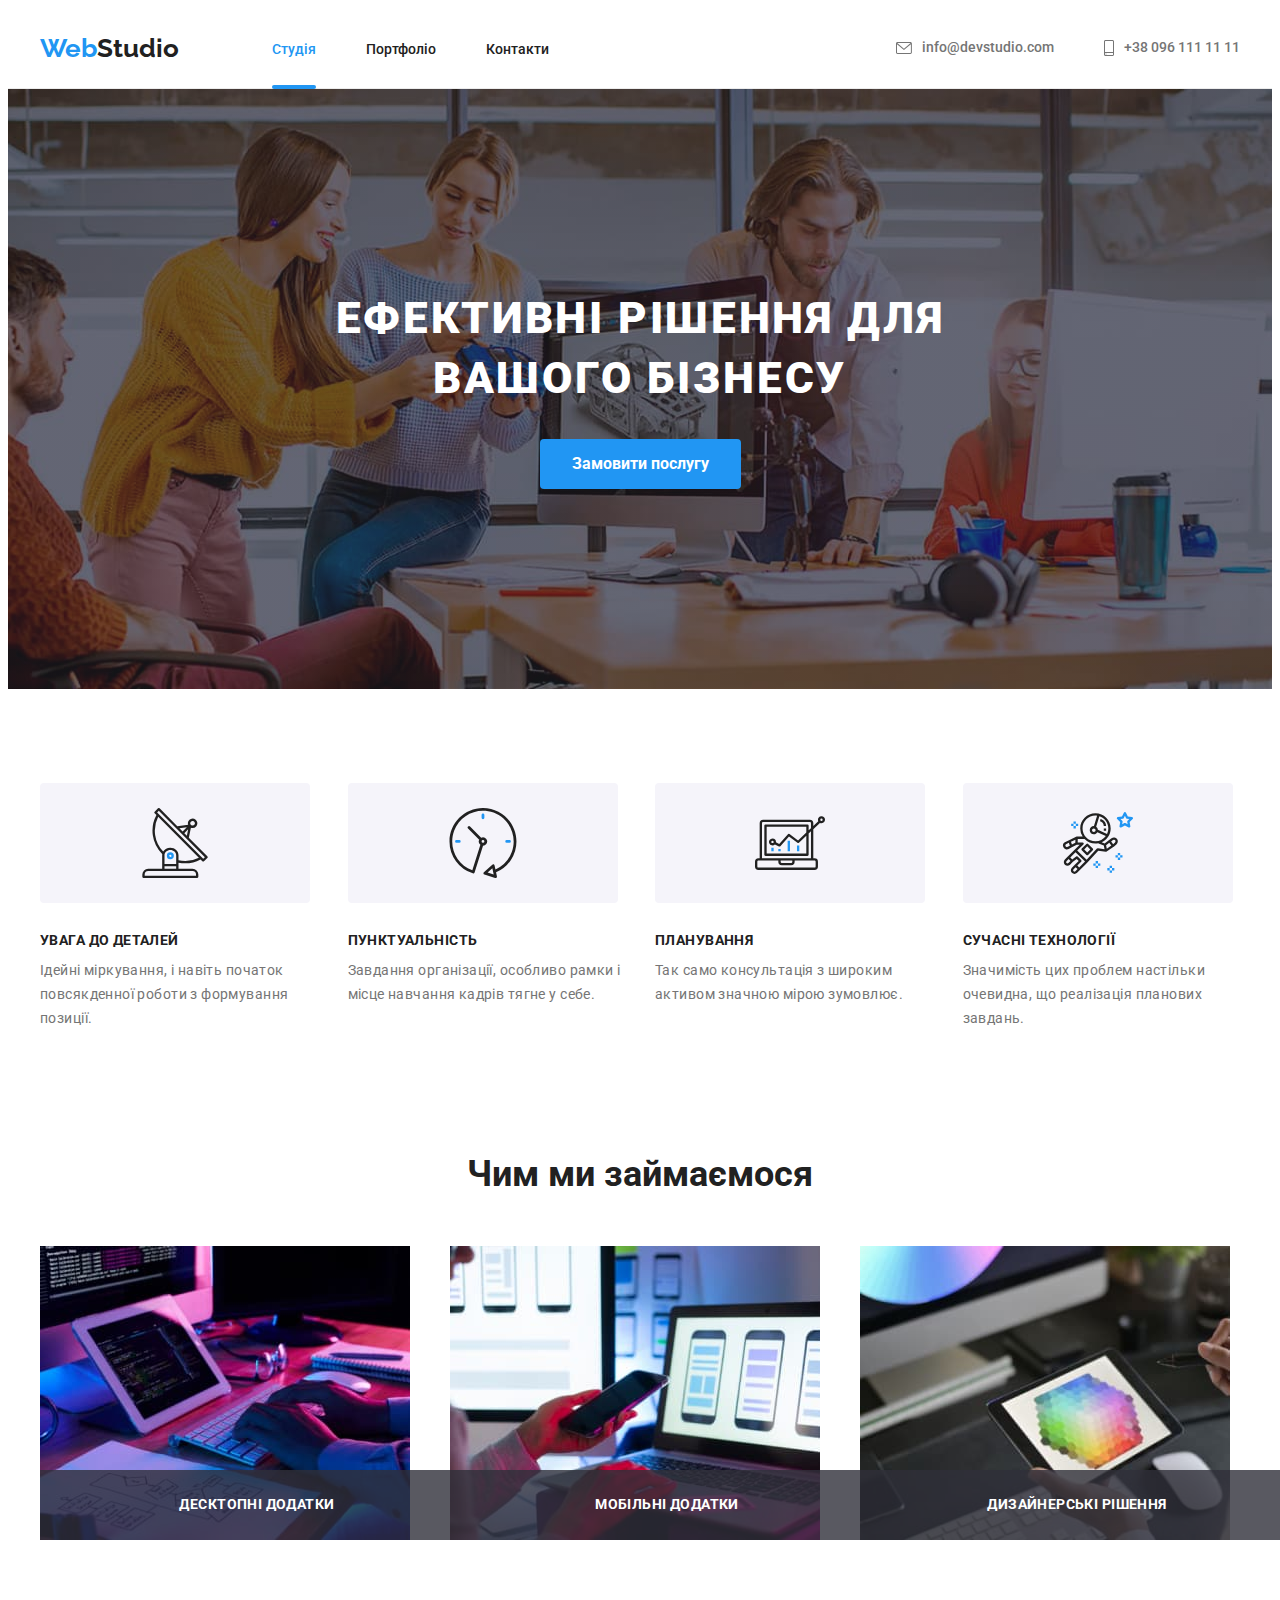
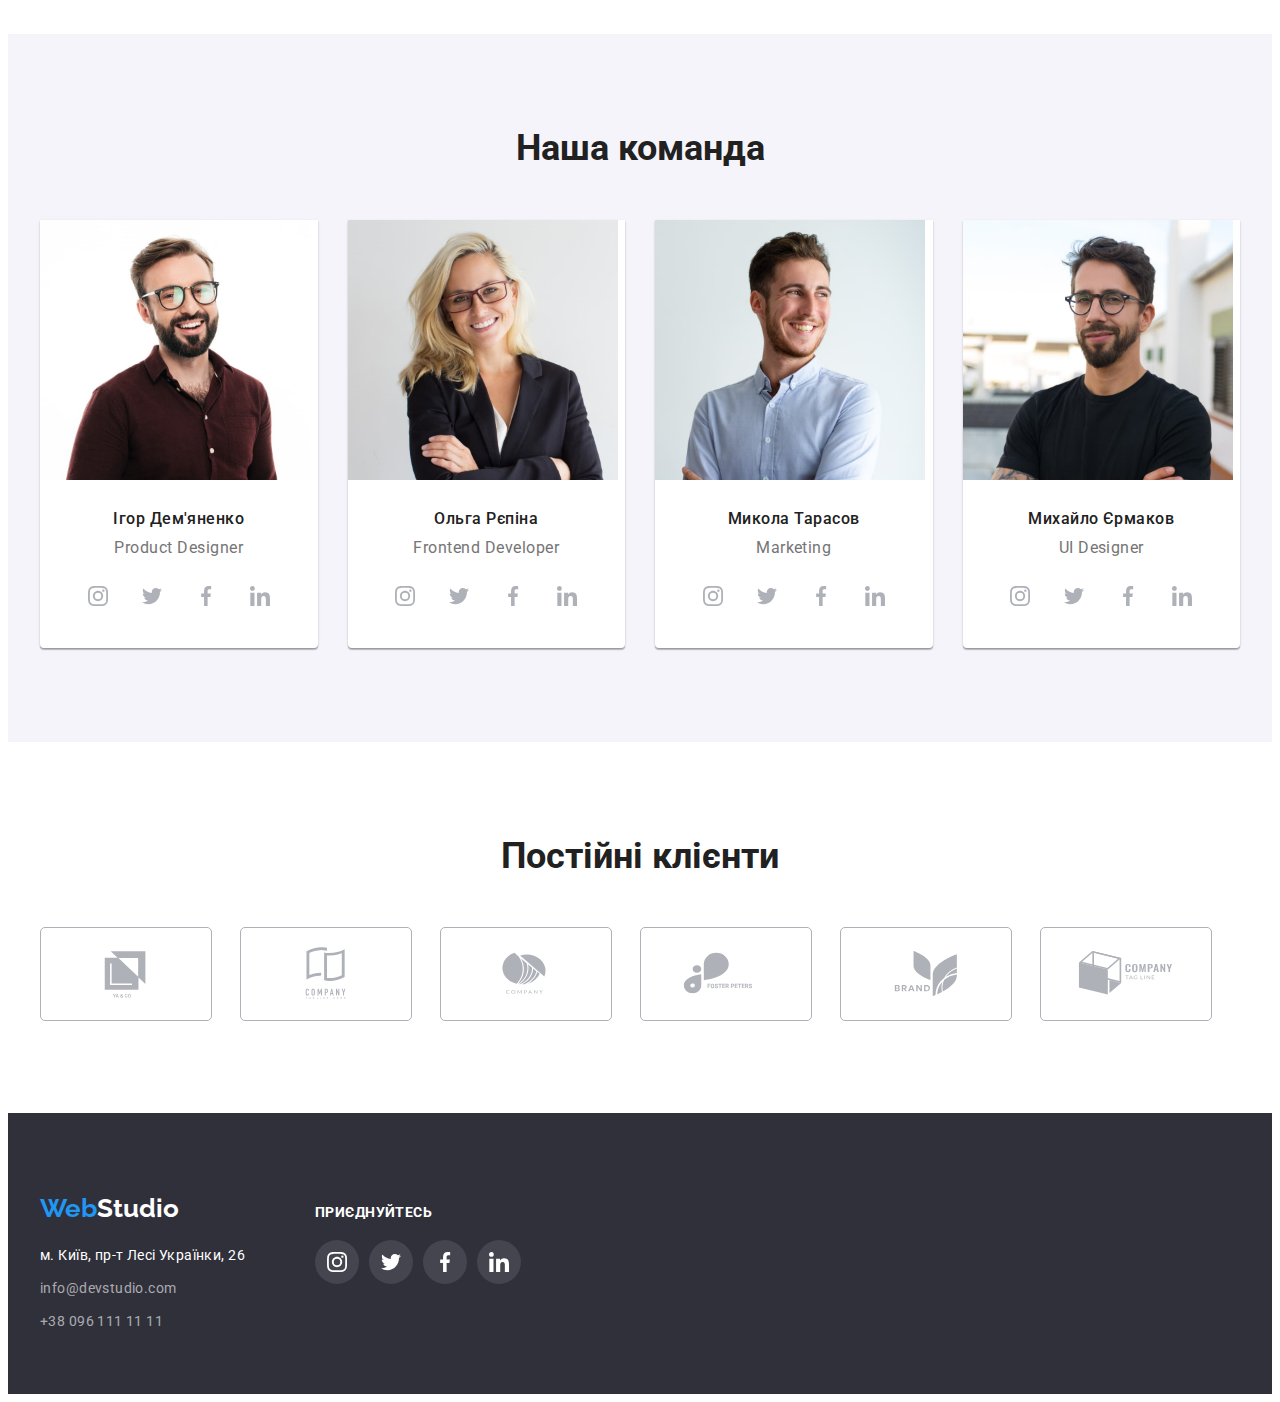
<file: index.html>
<!DOCTYPE html>
<html lang="uk">
  <head>
    <meta charset="UTF-8" />
    <meta http-equiv="X-UA-Compatible" content="IE=edge" />
    <meta name="viewport" content="width=device-width, initial-scale=1.0" />
    <title>Студія</title>
    <link rel="preconnect" href="https://fonts.googleapis.com">
    <link rel="preconnect" href="https://fonts.gstatic.com" crossorigin>
    <link href="https://fonts.googleapis.com/css2?family=Raleway:wght@700&family=Roboto:wght@400;500;700;900&display=swap" rel="stylesheet">
    <link
      rel="stylesheet"
      href="https://cdnjs.cloudflare.com/ajax/libs/modern-normalize/1.1.0/modern-normalize.min.css"
      integrity="sha512-wpPYUAdjBVSE4KJnH1VR1HeZfpl1ub8YT/NKx4PuQ5NmX2tKuGu6U/JRp5y+Y8XG2tV+wKQpNHVUX03MfMFn9Q=="
      crossorigin="anonymous"
      referrerpolicy="no-referrer"
    />
    <link rel="stylesheet" href="./css/styles.css" />
  </head>
  <body>
    <header class="header">
      <div class="container header-container">
        <nav class="header-nav">
          <a href="./index.html" class="logo link"
            >Web<span class="text-logo">Studio</span></a
          >
          <ul class="site-nav list">
            <li>
              <a href="./index.html" class="element-nav current link">Студія</a>
            </li>
            <li>
              <a href="./portfolio.html" class="element-nav link">Портфоліо</a>
            </li>
            <li><a href="" class="element-nav link">Контакти</a></li>
          </ul>
        </nav>
        <ul class="contact list">
          <li>
            <a href="mailto:info@devstudio.com" class="contact-link element-contact link"
              >
              <svg class="contact-icon" width="16" height="12">
                <use href="./images/icons.svg#icon-envelope"></use>
              </svg>
              info@devstudio.com</a
            >
          </li>
          <li>
            <a href="tel:+380961111111" class="contact-link element-contact link"
              >
              <svg class="contact-icon" width="10" height="16">
                <use href="./images/icons.svg#icon-smartphone"></use>
              </svg>
              +38 096 111 11 11</a
            >
          </li>
        </ul>
      </div>
    </header>
    <main>
      <section class="section hero-section">
        <div class="hero-container container ">
          <h1 class="primary-title">Ефективні рішення для вашого бізнесу</h1>
          <button type="button" class="hero-btn primary" data-modal-open>Замовити послугу</button>
          </div>
      </section>
      <section class="section section-info">
        <div class="container">
          <h2 class="visually-hidden">Наші особливості</h2>
          <ul class="info-list-icon info-list list">
            <li class="list-item">
              <div class="info-item">
                <svg class="info-icon" widthwidth="70" height="70">
                  <use href="./images/icons.svg#icon-antenna"></use>
                </svg>
              </div>
              <h3 class="title-secondary">Увага до деталей</h3>
              <p class="information">
                Ідейні міркування, і навіть початок повсякденної роботи з
                формування позиції.
              </p>
            </li>
            <li class="list-item">
              <div class="info-item">
                <svg class="info-icon" widthwidth="70" height="70">
                  <use href="./images/icons.svg#icon-clock"></use>
                </svg>
              </div>
              <h3 class="title-secondary">Пунктуальність</h3>
              <p class="information">
                Завдання організації, особливо рамки і місце навчання кадрів тягне
                у себе.
              </p>
            </li>
            <li class="list-item">
              <div class="info-item">
                <svg class="info-icon" widthwidth="70" height="70">
                  <use href="./images/icons.svg#icon-diagram"></use>
                </svg>
              </div>
              <h3 class="title-secondary">Планування</h3>
              <p class="information">
                Так само консультація з широким активом значною мірою зумовлює.
              </p>
            </li>
            <li class="list-item">
              <div class="info-item">
                <svg class="info-icon" widthwidth="70" height="70">
                  <use href="./images/icons.svg#icon-astronaut"></use>
                </svg>
              </div>
              <h3 class="title-secondary">Сучасні технології</h3>
              <p class="information">
                Значимість цих проблем настільки очевидна, що реалізація планових
                завдань.
              </p>
            </li>
          </ul>
        </div class="container">
      </section>
      <section class="section">
        <div class="container">
          <h2 class="title">Чим ми займаємося</h2>
          <ul class="img-list list">
            <li class="list-item">
              <img
                src="./images/img1.jpeg"
                alt="роботу над кодом"
                width="370"
                height="294"
              />
              <p class="list-bottom-text">Десктопні додатки</p>
            </li>
            <li class="list-item">
              <img
                src="./images/img2.jpeg"
                alt="підбір розташування віджетів"
                width="370"
                height="294"
              />
              <p class="list-bottom-text">Мобільні додатки</p>
            </li>
            <li class="list-item">
              <img
                src="./images/img3.jpeg"
                alt="підбір кольору"
                width="370"
                height="294"
              />
              <p class="list-bottom-text">Дизайнерські рішення</p>
            </li>
          </ul>
        </div class="container">
      </section>
      <section class="section-team section">
        <div class="container">
          <h2 class="title">Наша команда</h2>
          <ul class="team-list list">
            <li class="team-info">
              <img
                src="./images/employee1.jpeg"
                alt="фото учасника команди"
                width="270"
                height="260"
              />
              <div class="team">
                <h3 class="name">Ігор Дем'яненко</h3>
                <p lang="en" class="position">Product Designer</p>
                <ul class="team-soc-list list">
                  <li class="team-soc-item">
                    <a href="#" class="team-soc-link link">
                      <svg class="team-soc-icon" width="20" height="20">
                        <use href="./images/icons.svg#icon-instagram"></use>
                      </svg>
                    </a>
                  </li>
                  <li class="team-soc-item">
                    <a href="#" class="team-soc-link link">
                      <svg class="team-soc-icon" width="20" height="20">
                        <use href="./images/icons.svg#icon-twitter"></use>
                      </svg>
                    </a>
                  </li>
                  <li class="team-soc-item">
                    <a href="#" class="team-soc-link link">
                      <svg class="team-soc-icon" width="20" height="20">
                        <use href="./images/icons.svg#icon-facebook"></use>
                      </svg>
                    </a>
                  </li>
                  <li class="team-soc-item">
                    <a href="#" class="team-soc-link link">
                      <svg class="team-soc-icon" width="20" height="20">
                        <use href="./images/icons.svg#icon-linkedin"></use>
                      </svg>
                    </a>
                  </li>
                </ul>
              </div>
            </li>
              </li>
            <li class="team-info">
              <img
                src="./images/employee2.jpeg"
                alt="фото учасника команди"
                width="270"
                height="260"
              />
              <div class="team">
                <h3 class="name">Ольга Рєпіна</h3>
                <p lang="en" class="position">Frontend Developer</p>
                <ul class="team-soc-list list">
                  <li class="team-soc-item">
                    <a href="#" class="team-soc-link link">
                      <svg class="team-soc-icon" width="20" height="20">
                        <use href="./images/icons.svg#icon-instagram"></use>
                      </svg>
                    </a>
                  </li>
                  <li class="team-soc-item">
                    <a href="#" class="team-soc-link link">
                      <svg class="team-soc-icon" width="20" height="20">
                        <use href="./images/icons.svg#icon-twitter"></use>
                      </svg>
                    </a>
                  </li>
                  <li class="team-soc-item">
                    <a href="#" class="team-soc-link link">
                      <svg class="team-soc-icon" width="20" height="20">
                        <use href="./images/icons.svg#icon-facebook"></use>
                      </svg>
                    </a>
                  </li>
                  <li class="team-soc-item">
                    <a href="#" class="team-soc-link link">
                      <svg class="team-soc-icon" width="20" height="20">
                        <use href="./images/icons.svg#icon-linkedin"></use>
                      </svg>
                    </a>
                  </li>
                </ul>
              </div>
            </li>
            <li class="team-info">
              <img
                src="./images/employee3.jpeg"
                alt="фото учасника команди"
                width="270"
                height="260"
              />
              <div class="team">
                <h3 class="name">Микола Тарасов</h3>
                <p lang="en" class="position">Marketing</p>
                <ul class="team-soc-list list">
                  <li class="team-soc-item">
                    <a href="#" class="team-soc-link link">
                      <svg class="team-soc-icon" width="20" height="20">
                        <use href="./images/icons.svg#icon-instagram"></use>
                      </svg>
                    </a>
                  </li>
                  <li class="team-soc-item">
                    <a href="#" class="team-soc-link link">
                      <svg class="team-soc-icon" width="20" height="20">
                        <use href="./images/icons.svg#icon-twitter"></use>
                      </svg>
                    </a>
                  </li>
                  <li class="team-soc-item">
                    <a href="#" class="team-soc-link link">
                      <svg class="team-soc-icon" width="20" height="20">
                        <use href="./images/icons.svg#icon-facebook"></use>
                      </svg>
                    </a>
                  </li>
                  <li class="team-soc-item">
                    <a href="#" class="team-soc-link link">
                      <svg class="team-soc-icon" width="20" height="20">
                        <use href="./images/icons.svg#icon-linkedin"></use>
                      </svg>
                    </a>
                  </li>
                </ul>
              </div>
            <li class="team-info">
              <img
                src="./images/employee4.jpeg"
                alt="фото учасника команди"
                width="270"
                height="260"
              />
              <div class="team">
                <h3 class="name">Михайло Єрмаков</h3>
                <p lang="en" class="position">UI Designer</p>
                <ul class="team-soc-list list">
                  <li class="team-soc-item">
                    <a href="#" class="team-soc-link link">
                      <svg class="team-soc-icon" width="20" height="20">
                        <use href="./images/icons.svg#icon-instagram"></use>
                      </svg>
                    </a>
                  </li>
                  <li class="team-soc-item">
                    <a href="#" class="team-soc-link link">
                      <svg class="team-soc-icon" width="20" height="20">
                        <use href="./images/icons.svg#icon-twitter"></use>
                      </svg>
                    </a>
                  </li>
                  <li class="team-soc-item">
                    <a href="#" class="team-soc-link link">
                      <svg class="team-soc-icon" width="20" height="20">
                        <use href="./images/icons.svg#icon-facebook"></use>
                      </svg>
                    </a>
                  </li>
                  <li class="team-soc-item">
                    <a href="#" class="team-soc-link link">
                      <svg class="team-soc-icon" width="20" height="20">
                        <use href="./images/icons.svg#icon-linkedin"></use>
                      </svg>
                    </a>
                  </li>
                </ul>
              </div>
            </li>
          </ul>
        </div class="container">
      </section>
      <section class="section">
        <div class="container">
          <h2 class="title">Постійні клієнти</h2>
          <ul class="client-list list">
            <li class="client-item">
              <a href="#" class="client-link link">
                <svg class="client-icon" width="106" height="60">
                  <use href="./images/icons.svg#icon-Logo"></use>
                </svg>
              </a>
            </li>
            <li class="client-item">
              <a href="#" class="client-link link">
                <svg class="client-icon" width="106" height="60">
                  <use href="./images/icons.svg#icon-Logo2"></use>
                </svg>
              </a></li>
            <li class="client-item">
              <a href="#" class="client-link link">
                <svg class="client-icon" width="106" height="60">
                  <use href="./images/icons.svg#icon-Logo3"></use>
                </svg>
              </a>
            </li>
            <li class="client-item">
              <a href="#" class="client-link link">
                <svg class="client-icon" width="106" height="60">
                  <use href="./images/icons.svg#icon-Logo4"></use>
                </svg>
              </a>
            </li>
            <li class="client-item">
              <a href="#" class="client-link link">
                <svg class="client-icon" width="106" height="60">
                  <use href="./images/icons.svg#icon-Logo5"></use>
                </svg>
              </a>
            </li>
            <li class="client-item">
              <a href="#" class="client-link link">
                <svg class="client-icon" width="106" height="60">
                  <use href="./images/icons.svg#icon-Logo6"></use>
                </svg>
              </a>
            </li>
          </ul>
        </div>
      </section>
    </main>
    <footer class="footer">
        <div class="contact-wrap container">
          <div class="address">
            <a href="./index.html" class="logo logo-footer link"
              >Web<span class="footer-text-logo">Studio</span></a
            >
            <address class="address">
              <ul class="list">
                <li class="footer-item">
                  <a
                    href="https://goo.gl/maps/CPtrU1FHBa2aNyZL9"
                    target="_blank"
                    rel="noopener noreferrer nofollow"
                    class="street link"
                  >
                    м. Київ, пр-т Лесі Українки, 26
                  </a>
                </li>
                <li class="footer-item">
                  <a href="mailto:info@devstudio.com" class="contact-footer link"
                    >info@devstudio.com</a
                  >
                </li>
                <li>
                  <a href="tel:+380961111111" class="contact-footer link"
                    >+38 096 111 11 11</a
                  >
                </li>
              </ul>
            </div>
          <div class="footer-soc">
            <p class="pre-title-footer">приєднуйтесь</p>
            <ul class="footer-soc-list list">
              <li class="footer-soc-item">
                <a href="" class="footer-soc-link link">
                  <svg class="footer-soc-icon" width="20" height="20">
                    <use href="./images/icons.svg#icon-instagram"></use>
                  </svg>
                </a>
              </li>
              <li class="footer-soc-item">
                <a href="" class="footer-soc-link link">
                  <svg class="footer-soc-icon" width="20" height="20">
                    <use href="./images/icons.svg#icon-twitter"></use>
                  </svg>
              </a>
              </li>
              <li class="footer-soc-item">
                <a href="" class="footer-soc-link link">
                  <svg class="footer-soc-icon" width="20" height="20">
                    <use href="./images/icons.svg#icon-facebook"></use>
                  </svg>
              </a>
              </li>
              <li class="footer-soc-item">
                <a href="" class="footer-soc-link link">
                  <svg class="footer-soc-icon" width="20" height="20">
                    <use href="./images/icons.svg#icon-linkedin"></use>
                  </svg>
              </a>
              </li>
            </ul>
          </div>
        </div>
    </footer>
    <div class="backdrop is-hidden" data-modal>
      <div class="modal">
        <button type="button" class="modal-close" data-modal-close>
          <svg class="modal-close-item" width="18" height="18">
            <use href="./images/icons.svg#icon-close"></use>
          </svg>
        </button>
      </div>
    </div>
    <script src="./js/modal.js"></script>
  </body>
</html>
</file>
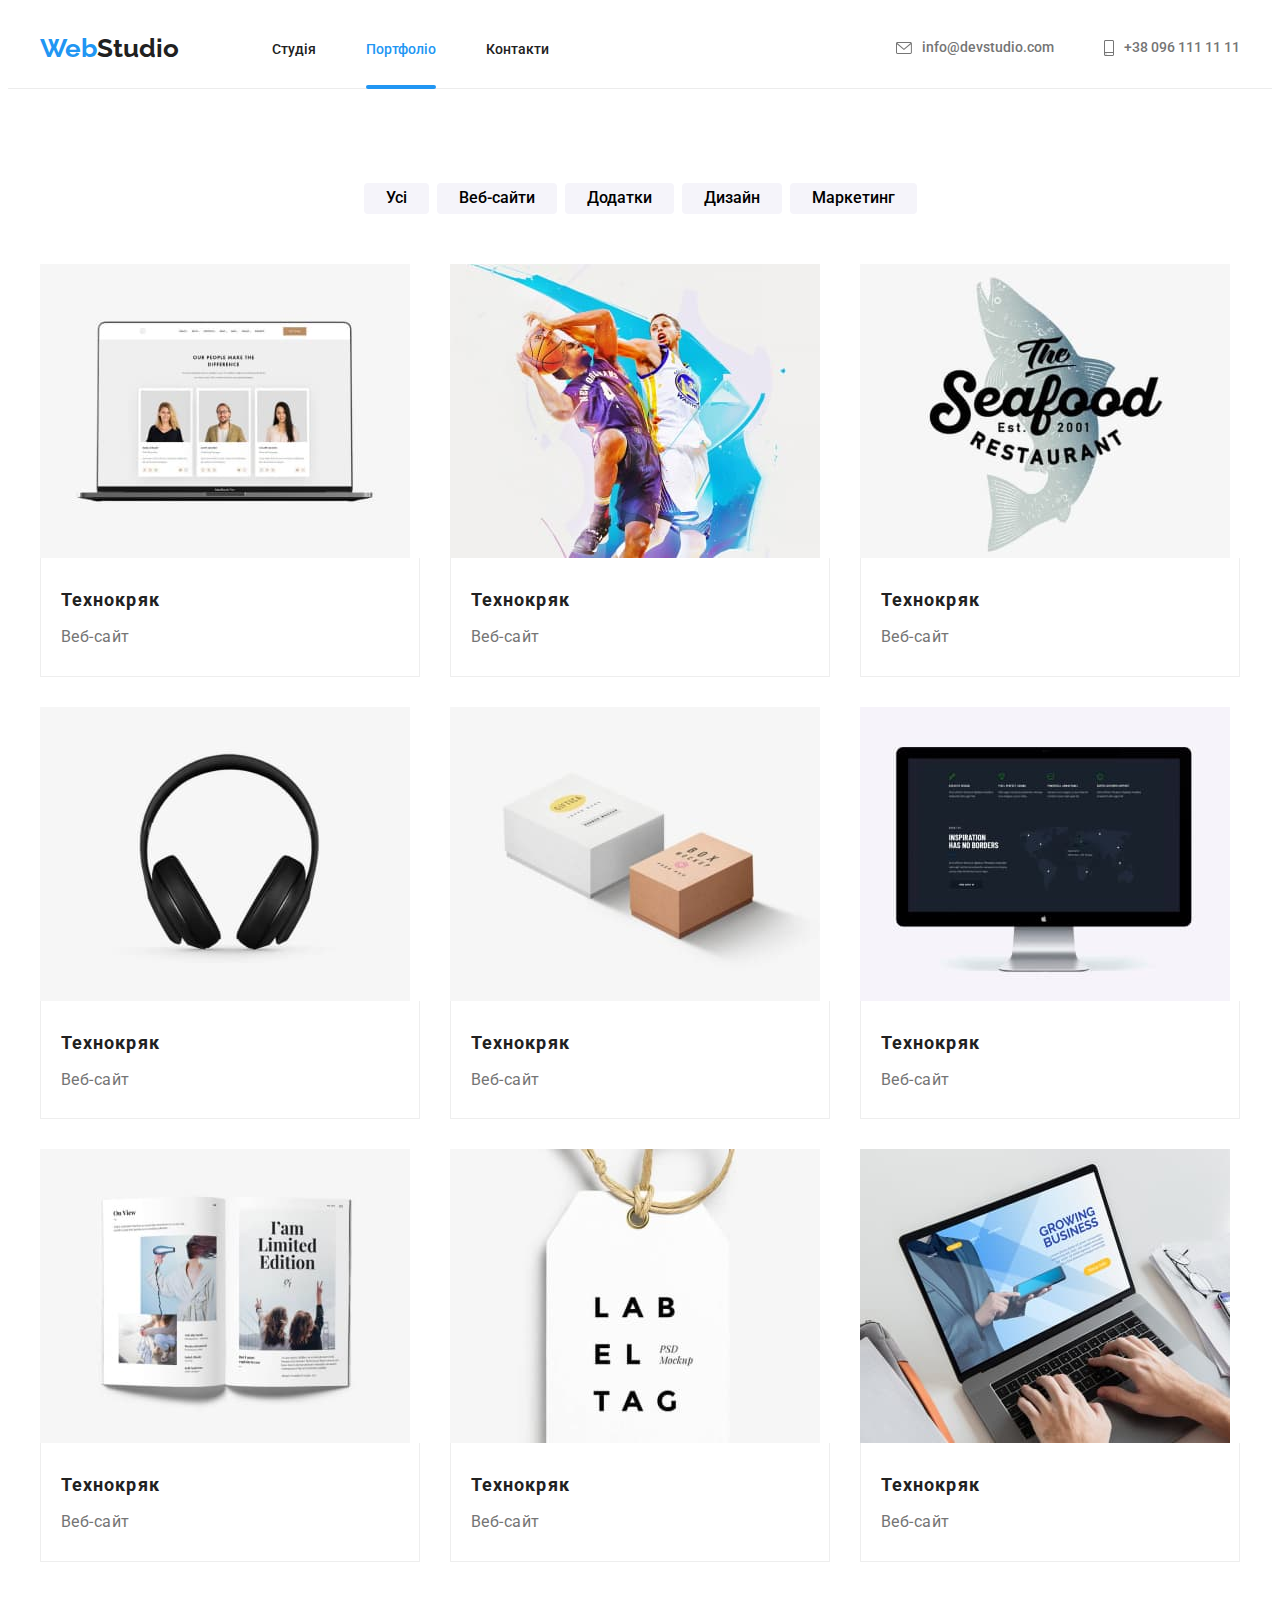
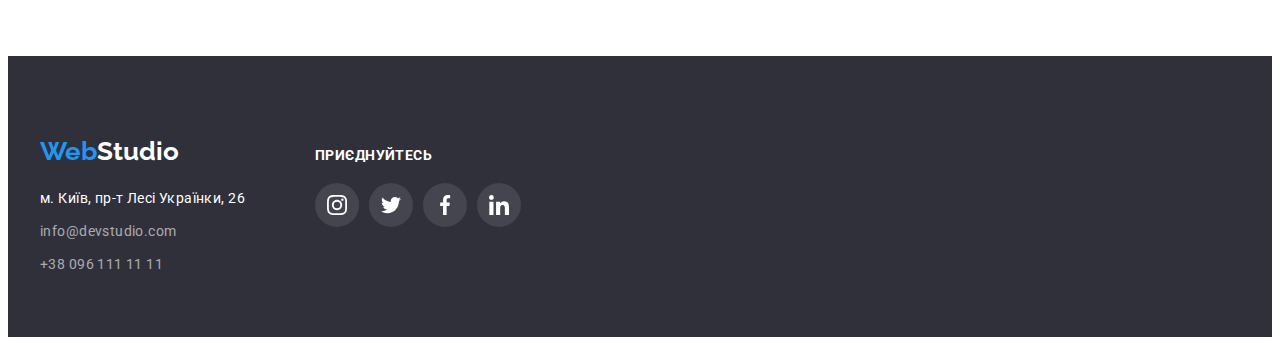
<file: portfolio.html>
<!DOCTYPE html>
<html lang="uk">
  <head>
    <meta charset="UTF-8" />
    <meta http-equiv="X-UA-Compatible" content="IE=edge" />
    <meta name="viewport" content="width=device-width, initial-scale=1.0" />
    <title>Портфоліо</title>
    <link rel="preconnect" href="https://fonts.googleapis.com">
    <link rel="preconnect" href="https://fonts.gstatic.com" crossorigin>
    <link href="https://fonts.googleapis.com/css2?family=Raleway:wght@700&family=Roboto:wght@400;500;700;900&display=swap" rel="stylesheet">
    <link rel="stylesheet" href="./css/styles.css" />
    <link
      rel="stylesheet"
      href="https://cdnjs.cloudflare.com/ajax/libs/modern-normalize/1.1.0/modern-normalize.min.css"
      integrity="sha512-wpPYUAdjBVSE4KJnH1VR1HeZfpl1ub8YT/NKx4PuQ5NmX2tKuGu6U/JRp5y+Y8XG2tV+wKQpNHVUX03MfMFn9Q=="
      crossorigin="anonymous"
      referrerpolicy="no-referrer"
    />
    <link rel="stylesheet" href="./css/styles.css" />
  </head>
  <body>
    <header class="header">
      <div class="container header-container">
        <nav class="header-nav">
          <a href="./index.html" class="logo link"
            >Web<span class="text-logo">Studio</span></a
          >
          <ul class="site-nav list">
            <li>
              <a href="./index.html" class="element-nav link">Студія</a>
            </li>
            <li>
              <a href="./portfolio.html" class="element-nav current link">Портфоліо</a>
            </li>
            <li><a href="" class="element-nav link">Контакти</a></li>
          </ul>
        </nav>
        <ul class="contact list">
          <li>
            <a href="mailto:info@devstudio.com" class="contact-link element-contact link"
              >
              <svg class="contact-icon" width="16" height="12">
                <use href="./images/icons.svg#icon-envelope"></use>
              </svg>
              info@devstudio.com</a
            >
          </li>
          <li>
            <a href="tel:+380961111111" class="contact-link element-contact link"
              >
              <svg class="contact-icon" width="10" height="16">
                <use href="./images/icons.svg#icon-smartphone"></use>
              </svg>
              +38 096 111 11 11</a
            >
          </li>
        </ul>
      </div>
    </header>
    <main>
      <section class="section">
        <div class="container">
          <h2 class="visually-hidden">Портфоліо</h2>
          <ul class="filter-list list">
            <li><button type="button" class="button-filter primary">Усі</button></li>
            <li><button type="button" class="button-filter primary">Веб-сайти</button></li>
            <li><button type="button" class="button-filter primary">Додатки</button></li>
            <li><button type="button" class="button-filter primary">Дизайн</button></li>
            <li><button type="button" class="button-filter primary">Маркетинг</button></li>
          </ul>
          <ul class="portfolio-list list">
            <li class="portfolio-item">
              <a href="#" class="link-item link">
                <div class="portfolio-top-wrap">
                <img src="./images/project1.jpg" alt="Технокряк" width="370" />
                <p class="portfolio-top-text">
                  Ресурс пропонує комплексні пропозиції з різним рівнем функціоналу та сервісів. 
                  Все це дозволить відвідувачу отримати вичерпні відомості про компанію чи приватну особу.
                </p>
                </div>
                <div class="site">
                  <h3 class="name-project">Технокряк</h3>
                  <p class="project">Веб-сайт</p>
                </div>
              </a>
            </li>
            <li class="portfolio-item">
              <a href="#" class="link">
                <div class="portfolio-top-wrap">
                <img
                  src="./images/project2.jpg"
                  alt="Постер New Orlean vs Golden
                Star"
                  width="370"
                />
                <p class="portfolio-top-text">
                  Ресурс пропонує комплексні пропозиції з різним рівнем функціоналу та сервісів. 
                  Все це дозволить відвідувачу отримати вичерпні відомості про компанію чи приватну особу.
                </p>
                </div>
                <div class="site">
                  <h3 class="name-project">Технокряк</h3>
                  <p class="project">Веб-сайт</p>
                </div>
              </a>
            </li>
            <li class="portfolio-item">
              <a href="#" class="link">
                <div class="portfolio-top-wrap">
                <img
                  src="./images/project3.jpg"
                  alt="Ресторан Seafood"
                  width="370"
                />
                <p class="portfolio-top-text">
                  Ресурс пропонує комплексні пропозиції з різним рівнем функціоналу та сервісів. 
                  Все це дозволить відвідувачу отримати вичерпні відомості про компанію чи приватну особу.
                </p>
                </div>
                <div class="site">
                  <h3 class="name-project">Технокряк</h3>
                  <p class="project">Веб-сайт</p>
                </div>
              </a>
            </li>
            <li class="portfolio-item">
              <a href="#" class="link">
                <div class="portfolio-top-wrap"> 
                <img src="./images/project4.jpg" alt="Проєкт Prime" width="370" />
                <p class="portfolio-top-text">
                  Ресурс пропонує комплексні пропозиції з різним рівнем функціоналу та сервісів. 
                  Все це дозволить відвідувачу отримати вичерпні відомості про компанію чи приватну особу.
                </p>
                </div>
                <div class="site">
                  <h3 class="name-project">Технокряк</h3>
                  <p class="project">Веб-сайт</p>
                </div>
              </a>
            </li>
            <li class="portfolio-item">
              <a href="#" class="link">
                <div class="portfolio-top-wrap">
                <img src="./images/project5.jpg" alt="Проєкт Boxes" width="370" />
                <p class="portfolio-top-text">
                  Ресурс пропонує комплексні пропозиції з різним рівнем функціоналу та сервісів. 
                  Все це дозволить відвідувачу отримати вичерпні відомості про компанію чи приватну особу.
                </p>
                </div>
                <div class="site">
                  <h3 class="name-project">Технокряк</h3>
                  <p class="project">Веб-сайт</p>
                </div>
              </a>
            </li>
            <li class="portfolio-item">
              <a href="#" class="link">
                <div class="portfolio-top-wrap">
                <img
                  src="./images/project6.jpg"
                  alt="Inspiration has no Borders"
                  width="370"
                />
                <p class="portfolio-top-text">
                  Ресурс пропонує комплексні пропозиції з різним рівнем функціоналу та сервісів. 
                  Все це дозволить відвідувачу отримати вичерпні відомості про компанію чи приватну особу.
                </p>
                </div>
                <div class="site">
                  <h3 class="name-project">Технокряк</h3>
                  <p class="project">Веб-сайт</p>
                </div>
              </a>
            </li>
            <li class="portfolio-item">
              <a href="#" class="link">
                <div class="portfolio-top-wrap">
                <img
                  src="./images/project7.jpg"
                  alt="Видання Limited Edition"
                  width="370"
                />
                <p class="portfolio-top-text">
                  Ресурс пропонує комплексні пропозиції з різним рівнем функціоналу та сервісів. 
                  Все це дозволить відвідувачу отримати вичерпні відомості про компанію чи приватну особу.
                </p>
                </div>
                <div class="site">
                  <h3 class="name-project">Технокряк</h3>
                  <p class="project">Веб-сайт</p>
                </div>
              </a>
            </li>
            <li class="portfolio-item">
              <a href="#" class="link">
                <div class="portfolio-top-wrap">
                <img src="./images/project8.jpg" alt="Проєкт LAB" width="370" />
                <p class="portfolio-top-text">
                  Ресурс пропонує комплексні пропозиції з різним рівнем функціоналу та сервісів. 
                  Все це дозволить відвідувачу отримати вичерпні відомості про компанію чи приватну особу.
                </p>
                </div>
                <div class="site">
                  <h3 class="name-project">Технокряк</h3>
                  <p class="project">Веб-сайт</p>
                </div>
              </a>
            </li>
            <li class="portfolio-item">
              <a href="#" class="link">
                <div class="portfolio-top-wrap">
                <img
                  src="./images/project9.jpg"
                  alt="Growing Business"
                  width="370"
                />
                <p class="portfolio-top-text">
                  Ресурс пропонує комплексні пропозиції з різним рівнем функціоналу та сервісів. 
                  Все це дозволить відвідувачу отримати вичерпні відомості про компанію чи приватну особу.
                </p>
                </div>
                <div class="site">
                  <h3 class="name-project">Технокряк</h3>
                  <p class="project">Веб-сайт</p>
                </div>
              </a>
            </li>
          </ul>
        </div>
      </section>
    </main>
    <footer class="footer">
      <div class="contact-wrap container">
        <div class="address">
          <a href="./index.html" class="logo logo-footer link"
            >Web<span class="footer-text-logo">Studio</span></a
          >
          <address class="address">
            <ul class="list">
              <li class="footer-item">
                <a
                  href="https://goo.gl/maps/CPtrU1FHBa2aNyZL9"
                  target="_blank"
                  rel="noopener noreferrer nofollow"
                  class="street link"
                >
                  м. Київ, пр-т Лесі Українки, 26
                </a>
              </li>
              <li class="footer-item">
                <a href="mailto:info@devstudio.com" class="contact-footer link"
                  >info@devstudio.com</a
                >
              </li>
              <li>
                <a href="tel:+380961111111" class="contact-footer link"
                  >+38 096 111 11 11</a
                >
              </li>
            </ul>
          </div>
        <div class="footer-soc">
          <p class="pre-title-footer">приєднуйтесь</p>
          <ul class="footer-soc-list list">
            <li class="footer-soc-item">
              <a href="" class="footer-soc-link link">
                <svg class="footer-soc-icon" width="20" height="20">
                  <use href="./images/icons.svg#icon-instagram"></use>
                </svg>
              </a>
            </li>
            <li class="footer-soc-item">
              <a href="" class="footer-soc-link link">
                <svg class="footer-soc-icon" width="20" height="20">
                  <use href="./images/icons.svg#icon-twitter"></use>
                </svg>
            </a>
            </li>
            <li class="footer-soc-item">
              <a href="" class="footer-soc-link link">
                <svg class="footer-soc-icon" width="20" height="20">
                  <use href="./images/icons.svg#icon-facebook"></use>
                </svg>
            </a>
            </li>
            <li class="footer-soc-item">
              <a href="" class="footer-soc-link link">
                <svg class="footer-soc-icon" width="20" height="20">
                  <use href="./images/icons.svg#icon-linkedin"></use>
                </svg>
            </a>
            </li>
          </ul>
        </div>
      </div>
  </footer>
  </body>
</html>
</file>
<file: css/styles.css>
:root{
    --bckground-soc-footer:rgba(255, 255, 255, 0.1);
    --border-client:#AFB1B8;
    --icon-color:#AFB1B8;
    --background-icon:#F5F4FA;
    --primary-color:#FFFFFF;
    --primary-text-color:#212121;
    --accent-text-color:#2196F3;
    --color-contact:#757575;
    --background-hero:#2F303A;
    --background-filter-btn:#F5F4FA;
    --footer-color-contact:rgba(255, 255, 255, 0.6);
    --background-hero-btn:#188CE8;
    --background-color-team:#F5F4FA;
    --background-img-team:#FFFFFF;
    --header-border:#ECECEC;
    --portfolio-border:#EEEEEE;
    --background-bottom-text:rgba(47, 48, 58, 0.8);
    --portfolio-background-color:rgba(33, 150, 243, 0.9);
    --backdrop-background:rgba(0, 0, 0, 0.2);
}
p,h1,h2,h3,h4,h5,h6{
    margin: 0;
}
ul,ol{
    margin: 0;
    padding-left: 0;
}
button{
    cursor: pointer;
}
body{
    background-color: var(--primary-color);
    font-family: 'Roboto' ,sans-serif;
    color: var(--color-contact) ;
}
address{
    font-style: normal;
}
img{
    display: block;
}
.container{
    width: 1200px;
    padding-right: 15px;
    padding-left: 15px;
    margin: 0 auto;
}
.section {
    padding-top: 94px;
    padding-bottom: 94px;
}
/* Header */
.header{
        padding-top: 25px;
        padding-bottom: 24px;
        border-bottom: 1px solid var(--header-border);
        background-color: var(--primary-color);
}
.list {
    list-style-type: none;
}
/*Site logo*/
.logo{
        font-family: 'Raleway',sans-serif;
        font-weight: 700;
        font-size: 26px;
        line-height: 1.19;
        color: var(--accent-text-color);
        margin-right: 93px;
}
.text-logo{
    color: var(--primary-text-color);
}
/*Site nav*/
.link{
text-decoration: none;
}
.site-nav{
    display: flex;
    gap: 50px;
}
.header-nav{
    display: flex;
    align-items: center;
}
.header-container{
    display: flex;
    align-items: center;
    justify-content: space-between;
}
.element-nav{
    font-weight: 500;
    font-size: 14px;
    line-height: 1.14;
    color: var(--primary-text-color);
    transition: color 250ms cubic-bezier(0.4, 0, 0.2, 1);
    position: relative;
}
.element-nav:hover,
.element-nav:focus{
    color: var(--accent-text-color);
}
.current::after{
    content: '';
    position: absolute;
    width: 100%;
    height: 4px;
    background: var(--accent-text-color);
    border-radius: 2px;
    bottom: -32px;
    left: 0;
}
.element-nav.current{
        color: var(--accent-text-color);
}
/*Contact*/
.contact{
    font-weight: 500;
    font-size: 14px;
    line-height: 1.14;
    display: flex;
    gap: 50px;
}
.element-contact{
    font-weight: 500;
    font-size: 14px;
    line-height: 1.14;
    color:var(--color-contact);
    transition: color 250ms cubic-bezier(0.4, 0, 0.2, 1);
}
.element-contact:hover,
.element-contact:focus{
    color: var(--accent-text-color);
}
.contact-link{
    display: flex;
    justify-content: center;
    align-items: center;
}
.contact-icon{
    margin-right: 10px;
    fill: currentColor;
}
/*Hero*/

.hero-section{
    padding-top: 0;
    padding-top: 200px;
    padding-bottom: 200px;
    background-image: 
    linear-gradient(rgba(47, 48, 58, 0.4),
    rgba(47, 48, 58, 0.4)), 
    url(../images/bg_hero.jpg);
    background-repeat: no-repeat;
    background-position: center;
    background-size: cover;
    max-width: 1600px;
    margin: 0 auto;
}
.hero-container{
    display: flex;
    align-items: center;
    flex-direction: column;
}
.primary-title{
    font-weight: 900;
    font-size: 44px;
    max-width: 690px;
    line-height: 1.36;
    letter-spacing: 0.06em;
    text-transform: uppercase;
    color: var(--primary-color);
    margin-bottom: 30px;
    text-align: center;
}
.hero-btn{
    font-family: inherit;
    font-weight: 700;
    font-size: 16px;
    line-height: 1.88;
    display: block;
    margin: 0 auto;
    padding: 10px 32px;
    border: none;
    transition:background-color 250ms cubic-bezier(0.4, 0, 0.2, 1), color 250ms cubic-bezier(0.4, 0, 0.2, 1);
}
.hero-btn.primary{
    border-radius: 4px;
    color: var(--primary-color);
    background-color:var(--accent-text-color);
}
.hero-btn:hover,
.hero-btn:focus {
    background-color: var(--background-hero-btn);
}
/*Section Benefits*/
.info-list-icon{
    display: flex;
    justify-content: center;
    align-items: center;
    gap: 30px;
    margin-bottom: 30px;
    align-items: baseline;
}
.info-item{
    background-color: var(--background-icon);
    width: 270px;
    height: 120px; 
    border-radius: 4px;
    display: flex;
    justify-content: center;
    align-items: center;
    flex-direction: column;
    margin-bottom: 30px;
}
.section-info{
    padding-bottom: 0;
}
.visually-hidden {
    position: absolute;
    white-space: nowrap;
    width: 1px;
    height: 1px;
    overflow: hidden;
    border: 0;
    padding: 0;
    clip: rect(0 0 0 0);
    clip-path: inset(50%);
    margin: -1px;
}
.info-list{
    display: flex;
    gap: 30px;
}
.list-item{
    width: 270px;
}
.title-secondary {
    font-size: 14px;
    line-height: 1.14;
    letter-spacing: 0.03em;
    text-transform: uppercase;
    color: var(--primary-text-color);
    margin-bottom: 10px;
}
.information{
    font-weight: 400;
    font-size: 14px;
    line-height: 1.71;
    letter-spacing: 0.03em;
}
/* Secont section */
.title{
    font-weight: 700;
    font-size: 36px;
    line-height: 1.16;
    color: var(--primary-text-color);
    margin-bottom: 50px;
    text-align: center;
}
.img-list{
    display: flex;
    gap: 30px;
}
.list-item{
    width: calc((100% - 60px) / 3);
    position: relative;
}
.list-bottom-text{
    position: absolute;
    bottom: 0;
    font-weight: 700;
    font-size: 14px;
    line-height: 1.14;
    text-align: center;
    letter-spacing: 0.03em;
    text-transform: uppercase;
    color: var(--primary-color);
    padding: 27px;
    background-color: var(--background-bottom-text);
    width: 100%;
}
/* Section Team */
.team-list{
    display: flex;
    gap: 30px;
}
.section-team{
    background-color: var(--background-color-team);
}
.team-info{
    width: calc((100% - 90px) / 4);
    background-color: var(--background-img-team);
    box-shadow: 0px 1px 3px rgba(0, 0, 0, 0.12), 0px 1px 1px rgba(0, 0, 0, 0.14), 0px 2px 1px rgba(0, 0, 0, 0.2);
    border-radius: 0px 0px 4px 4px;
}
.team{
    padding-top: 30px;
    padding-bottom: 30px;
    text-align: center;
}
.name{
    font-weight: 500;
    font-size: 16px;
    line-height: 1.18;
    letter-spacing: 0.03em;
    color: var(--primary-text-color);
    margin-bottom: 10px;
}
.position{
    font-weight: 400;
    font-size: 16px;
    line-height: 1.18;
    letter-spacing: 0.03em;
}
.team-soc-list {
    display: flex;
    justify-content: center;
    gap: 10px;
    margin-top: 16px;
}
.team-soc-item {
    width: 44px;
    height: 44px;
}
.team-soc-link {
    width: 100%;
    height: 100%;
    border-radius: 50%;
    display: flex;
    justify-content: center;
    align-items: center;
    color: var(--icon-color);
    transition:background-color 250ms cubic-bezier(0.4, 0, 0.2, 1),color 250ms cubic-bezier(0.4, 0, 0.2, 1);
    
}

.team-soc-link:focus,
.team-soc-link:hover{
    background-color: var(--accent-text-color);
    color: var(--primary-color);
}
.team-soc-icon {
    fill: currentColor;
}
/* Section Client */
.client-list {
    display: flex;
    gap: 30px;
}
.client-item {
    width: 170px;
    height: 92px;
}
.client-link {
    width: 100%;
    height: 100%;
    border: 1px solid var(--border-client);
    border-radius: 5px;
    display: block;
    display: flex;
    justify-content: center;
    align-items: center;
    color: var(--icon-color);
    transition: color 250ms cubic-bezier(0.4, 0, 0.2, 1),border-color 250ms cubic-bezier(0.4, 0, 0.2, 1);
}
.client-link:hover,
.client-link:focus{
    color: var(--accent-text-color);
    border-color: var(--accent-text-color);
}
.client-icon{
    fill: currentColor;
}
/* Section Portfolio */
.filter-list{
    display: flex;
    margin-bottom: 50px;
    gap: 8px;
    justify-content: center;
    border-radius: 4px;
}
.portfolio-list{
    display: flex;
    flex-wrap: wrap;
    gap: 30px;
}
.portfolio-item{
    width: calc((100% - 60px) / 3);
    transition: box-shadow 250ms cubic-bezier(0.4, 0, 0.2, 1);
}
.portfolio-top-wrap{
    position: relative;
    overflow: hidden;
}
.portfolio-top-text{
    position: absolute;
    top: 0;
    padding: 24px 63px;
    font-size: 18px;
    line-height: 1.56;
    letter-spacing: 0.03em;
    color: var(--primary-color);
    background-color: var(--portfolio-background-color);
    height: 100%;
    transform: translateY(100%);
    transition: transform 250ms cubic-bezier(0.4, 0, 0.2, 1);
}
.portfolio-item:hover .portfolio-top-text{
    transform: translateY(0);
}
.portfolio-item:hover,
.portfolio-item:focus {
    box-shadow: 0px 1px 1px rgba(0, 0, 0, 0.12), 0px 4px 4px rgba(0, 0, 0, 0.06), 1px 4px 6px rgba(0, 0, 0, 0.16);
}
.button-filter.primary{
    font-family: inherit;
    border-radius: 4px;
    border: transparent;
    background-color: var(--background-filter-btn);
}
.button-filter{
    font-weight: 500;
    font-size: 16px;
    line-height: 1.18;
    padding: 6px 22px;
    transition:background-color 250ms cubic-bezier(0.4, 0, 0.2, 1), color 250ms cubic-bezier(0.4, 0, 0.2, 1),box-shadow 250ms cubic-bezier(0.4, 0, 0.2, 1);
}
.button-filter:hover,
.button-filter:focus{
    background-color: var(--accent-text-color);
    color:var(--primary-color);
    box-shadow: 0px 3px 1px rgba(0, 0, 0, 0.1), 0px 1px 2px rgba(0, 0, 0, 0.08), 0px 2px 2px rgba(0, 0, 0, 0.12);
}
.site{
    padding: 24px 20px;
    border: 1px solid var(--portfolio-border);
    border-top: none;
}
.name-project{
    font-weight: 700;
    font-size: 18px;
    line-height: 2;
    letter-spacing: 0.06em;
    margin-bottom: 4px;
    color: var(--primary-text-color);
}
.project{
    font-size: 16px;
    line-height: 1.86;
    letter-spacing: 0.03em;
    color: var(--color-contact);
}
/* Footer */
.logo-footer{
    margin-right: 0;
}
.footer-item{
    margin-bottom: 9px;
}
.footer{
    padding-top: 60px;
    padding-bottom: 60px;
    background: var(--background-hero);
}
.address{
    margin-top: 20px;
}
.footer-text-logo{
    color: var(--primary-color);
}
.street{
    font-size: 14px;
    line-height: 1.71;
    letter-spacing: 0.03em;
    margin-bottom: 9px;
    color: var(--primary-color);
    transition: color 250ms cubic-bezier(0.4, 0, 0.2, 1);
}
.street:hover,
.street:focus{
    color:var(--accent-text-color);
}
.contact-footer{
    font-size: 14px;
    line-height: 1.71;
    letter-spacing: 0.03em;
    color: var(--footer-color-contact);
    transition: color 250ms cubic-bezier(0.4, 0, 0.2, 1);
}
.contact-footer:not(:last-child){
    margin-bottom: 9px;
}
.contact-footer:hover,
.contact-footer:focus{
    color: var(--accent-text-color);
}
.pre-title-footer{
    font-weight: 700;
    font-size: 14px;
    line-height: 16px;
    letter-spacing: 0.03em;
    text-transform: uppercase;
    color: var(--primary-color);
    margin-bottom: 20px;
}
.contact-wrap {
    display: flex;
    gap: 70px;
    align-items: baseline;
}
.title-footer{
    text-transform: uppercase;
    color: var(--primary-color);
    margin-bottom: 20px;
}
.footer-soc-list {
    display: flex;
    gap: 10px;
}
.footer-soc-item {
    width: 44px;
    height: 44px;
}
.footer-soc-link {
    width: 100%;
    height: 100%;
    background-color: var(--bckground-soc-footer);
    border-radius: 50%;
    display: flex;
    justify-content: center;
    align-items: center;
    transition: background-color 250ms cubic-bezier(0.4, 0, 0.2, 1);
}
.footer-soc-icon {
    fill: var(--primary-color);
}
.footer-soc-link:hover,
.footer-soc-link:focus{
    background-color: var(--accent-text-color);
}
.backdrop{
    width: 100%;
    height: 100%;
    background-color: var(--backdrop-background);
    position: fixed;
    top: 0;
    transition: opacity 250ms cubic-bezier(0.4, 0, 0.2, 1),visibility 250ms cubic-bezier(0.4, 0, 0.2, 1);
}
.modal{
    width: 528px;
    min-height: 581px;
    background-color: var(--primary-color);
    position: absolute;
    top: 50%;
    left: 50%;
    transform: translate(-50%,-50%) scale(1);
    transition: transform 250ms cubic-bezier(0.4, 0, 0.2, 1);
}
.backdrop.is-hidden .modal{
    transform: translate(-50%,-50%) scale(0);
}
.modal-close{
    width: 30px;
    height: 30px;
    background-color: transparent;
    border: 1px solid rgba(0, 0, 0, 0.1);
    border-radius: 50%;
    position: absolute;
    right: 10px;
    top: 10px;
    display: flex;
    align-items: center;
    justify-content: center; 
    outline: none;
    transition: fill 250ms cubic-bezier(0.4, 0, 0.2, 1), border 250ms cubic-bezier(0.4, 0, 0.2, 1);
}
.modal-close:hover,
.modal-close:focus{
    fill: var(--accent-text-color);
    border:1px solid var(--accent-text-color);
}
.backdrop.is-hidden{
    opacity: 0;
    visibility: hidden;
    pointer-events: none;
}
</file>
